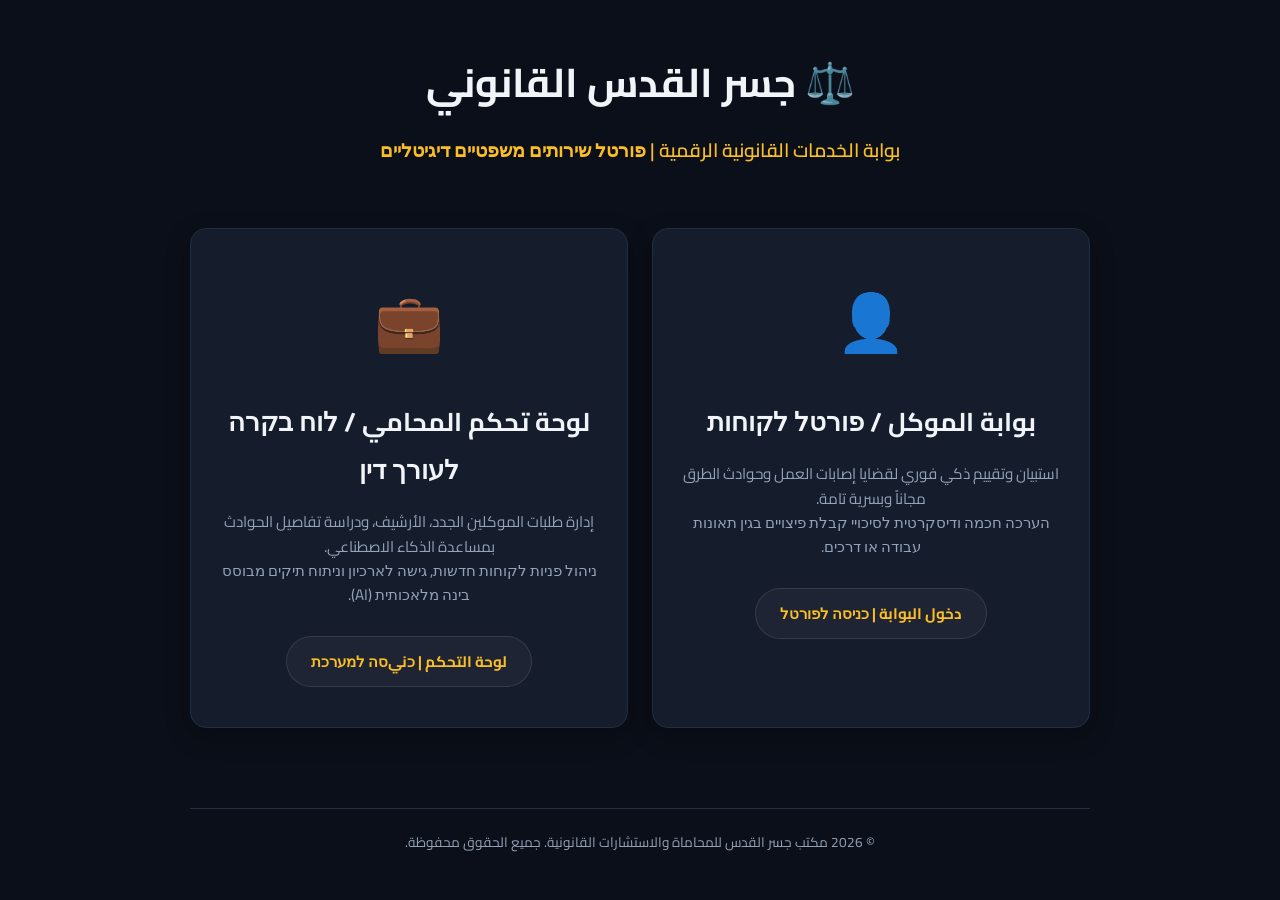
<file: index.html>
<!DOCTYPE html>
<html lang="ar" dir="rtl">
<head>
    <meta charset="UTF-8">
    <meta name="viewport" content="width=device-width, initial-scale=1.0">
    <title>جسر القدس القانوني - بوابة الخدمات | גשר אל-קודס - פורטל שירותים</title>
    <link rel="stylesheet" href="features/shared/styles/base.css">
    <style>
        body {
            background-color: var(--bg-dark);
            color: var(--text-primary);
            min-height: 100vh;
            display: flex;
            justify-content: center;
            align-items: center;
            font-family: 'Cairo', 'Outfit', sans-serif;
            margin: 0;
            padding: 20px;
        }
        .portal-container {
            max-width: 900px;
            width: 100%;
            text-align: center;
            display: flex;
            flex-direction: column;
            align-items: center;
            gap: 40px;
            animation: fadeIn 0.8s ease-out;
        }
        @keyframes fadeIn {
            from { opacity: 0; transform: translateY(20px); }
            to { opacity: 1; transform: translateY(0); }
        }
        .portal-header h1 {
            font-size: 2.5rem;
            color: var(--text-primary);
            font-weight: 700;
            margin-bottom: 12px;
        }
        .portal-header p {
            font-size: 1.2rem;
            color: var(--accent-gold);
            font-weight: 600;
        }
        .portal-cards {
            display: grid;
            grid-template-columns: repeat(auto-fit, minmax(320px, 1fr));
            gap: 24px;
            width: 100%;
            margin-top: 20px;
        }
        .portal-card {
            background: var(--card-bg);
            border: 1px solid var(--card-border);
            border-radius: 16px;
            padding: 40px 30px;
            text-decoration: none;
            color: var(--text-primary);
            transition: all 0.3s cubic-bezier(0.4, 0, 0.2, 1);
            display: flex;
            flex-direction: column;
            align-items: center;
            gap: 16px;
            box-shadow: var(--shadow-md);
            position: relative;
            overflow: hidden;
        }
        .portal-card::before {
            content: '';
            position: absolute;
            top: 0;
            left: 0;
            width: 100%;
            height: 4px;
            background: transparent;
            transition: background 0.3s;
        }
        .portal-card:hover {
            transform: translateY(-8px);
            border-color: var(--accent-gold);
            box-shadow: 0 12px 30px rgba(251, 191, 36, 0.15);
        }
        .portal-card:hover::before {
            background: var(--accent-gold);
        }
        .portal-icon {
            font-size: 3.5rem;
            margin-bottom: 8px;
        }
        .portal-card h2 {
            font-size: 1.6rem;
            font-weight: 700;
            color: var(--text-primary);
        }
        .portal-card p {
            font-size: 0.95rem;
            color: var(--text-secondary);
            line-height: 1.6;
            text-align: center;
        }
        .portal-btn {
            background: rgba(255, 255, 255, 0.04);
            border: 1px solid rgba(255, 255, 255, 0.1);
            color: var(--accent-gold);
            padding: 10px 24px;
            border-radius: 30px;
            font-weight: bold;
            font-size: 0.95rem;
            margin-top: 12px;
            transition: all 0.2s;
        }
        .portal-card:hover .portal-btn {
            background: var(--accent-gold);
            color: var(--bg-dark) !important;
            border-color: var(--accent-gold);
            box-shadow: 0 0 12px rgba(251, 191, 36, 0.4);
        }
        .portal-footer {
            margin-top: 40px;
            color: var(--text-secondary);
            font-size: 0.85rem;
            border-top: 1px solid var(--card-border);
            padding-top: 20px;
            width: 100%;
        }
    </style>
</head>
<body>

    <div class="portal-container">
        <div class="portal-header">
            <h1>⚖️ جسر القدس القانوني</h1>
            <p>بوابة الخدمات القانونية الرقمية | פורטל שירותים משפטיים דיגיטליים</p>
        </div>
        
        <div class="portal-cards">
            <!-- Client Card -->
            <a href="client_intake.html" class="portal-card">
                <div class="portal-icon">👤</div>
                <h2>بوابة الموكل / פורטל לקוחות</h2>
                <p>استبيان وتقييم ذكي فوري لقضايا إصابات العمل وحوادث الطرق مجاناً وبسرية تامة.<br>הערכה חכמה ודיסקרטית לסיכויי קבלת פיצויים בגין תאונות עבודה או דרכים.</p>
                <div class="portal-btn">دخول البوابة | כניסה לפורטל</div>
            </a>
            
            <!-- Lawyer Card -->
            <a href="lawyer_dashboard.html" class="portal-card">
                <div class="portal-icon">💼</div>
                <h2>لوحة تحكم المحامي / לוח בקרה לעורך דין</h2>
                <p>إدارة طلبات الموكلين الجدد، الأرشيف، ودراسة تفاصيل الحوادث بمساعدة الذكاء الاصطناعي.<br>ניהול פניות לקוחות חדשות, גישה לארכיון וניתוח תיקים מבוסס בינה מלאכותית (AI).</p>
                <div class="portal-btn">لوحة التحكم | כنيסה למערכת</div>
            </a>
        </div>
        
        <div class="portal-footer">
            © 2026 مكتب جسر القدس للمحاماة والاستشارات القانونية. جميع الحقوق محفوظة.
        </div>
    </div>

</body>
</html>
</file>
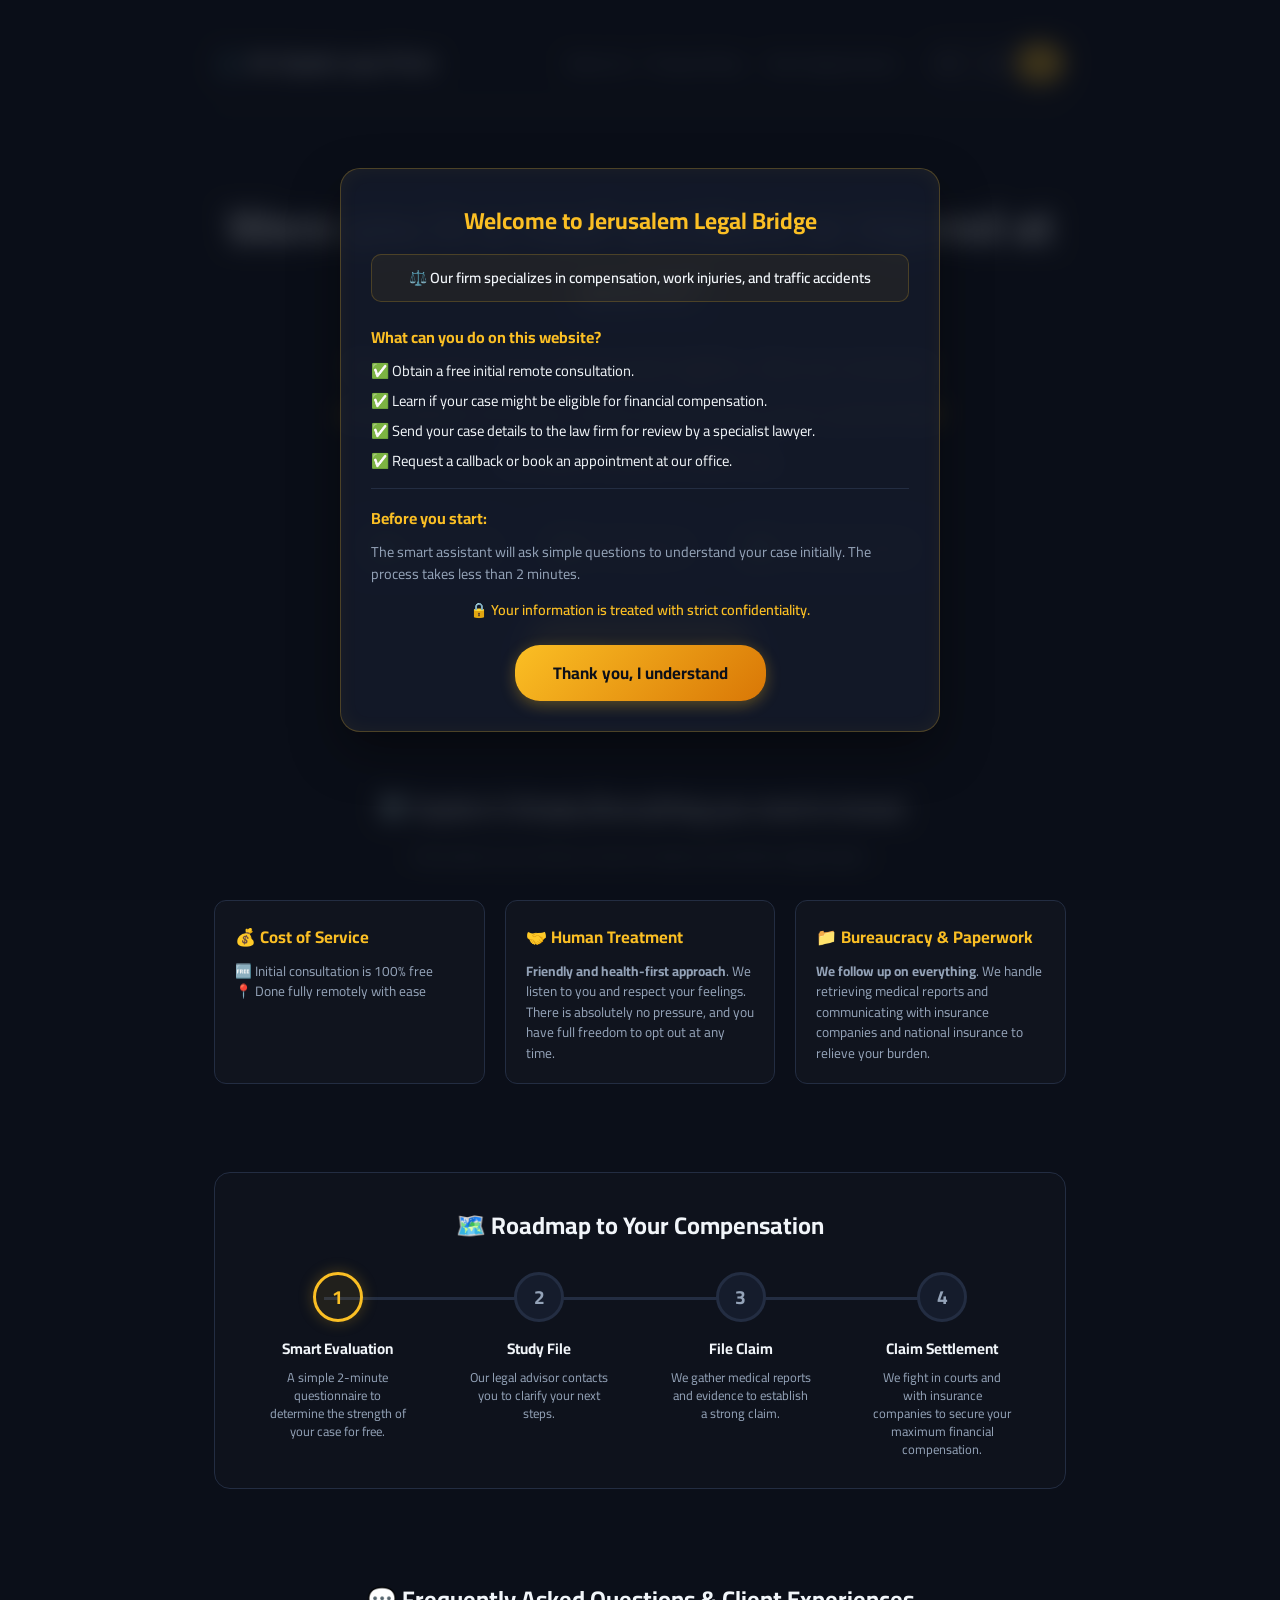
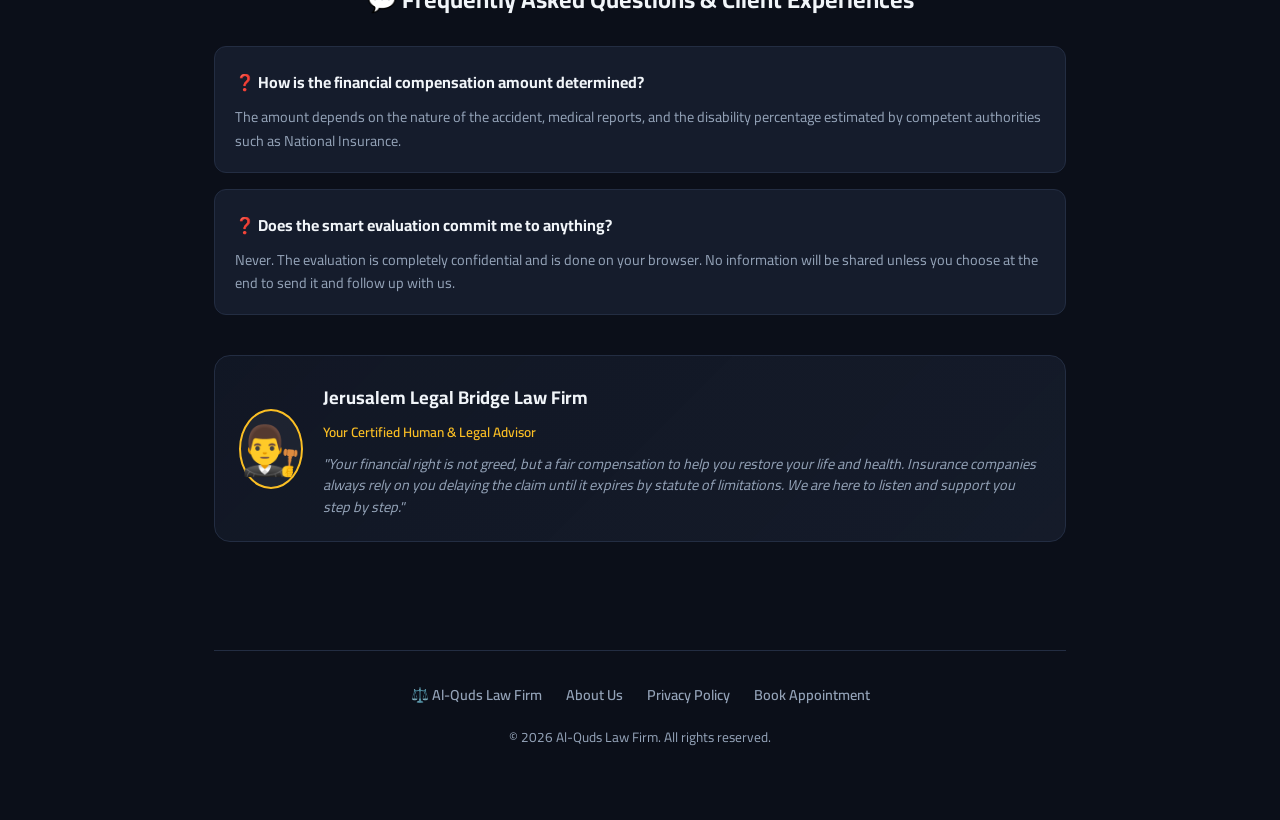
<file: client_intake.html>
<!DOCTYPE html>
<html lang="ar" dir="rtl">
<head>
    <meta charset="UTF-8">
    <meta name="viewport" content="width=device-width, initial-scale=1.0">
    <meta name="google" content="notranslate">
    <title>جسر القدس القانوني - استشارة أولية عن بعد</title>
    <link rel="stylesheet" href="features/shared/styles/base.css?v=1.0.9">
    <link rel="stylesheet" href="features/client-intake/css/client_intake.css?v=1.0.9">
    <link rel="stylesheet" href="features/shared/styles/appointment.css?v=1.0.9">
</head>
<body>

    <!-- Landing Page (Public Website) -->
    <div id="landingPage" class="landing-page">
        <!-- Top Navbar -->
        <nav class="navbar">
            <div class="logo" id="logoLink" style="cursor: pointer; font-weight: 700;">⚖️ جسر القدس القانوني</div>
            <div class="nav-links" style="display: flex; align-items: center; gap: 16px;">
                <a href="#" id="linkServices">من نحن</a>
                <a href="#" id="linkPrivacy">الخصوصية</a>
                <div class="lang-switcher-capsule" id="langSelectorLanding">
                    <button class="lang-btn" data-lang="ar">AR</button>
                    <button class="lang-btn" data-lang="he">עב</button>
                    <button class="lang-btn" data-lang="en">EN</button>
                </div>
            </div>
        </nav>

        <!-- Hero Section -->
        <header class="hero-section">
            <h1 class="hero-title" id="heroTitle" style="font-size: 3rem;">هل لديك تعويض بعد إصابة؟</h1>
            <p class="hero-subtitle" id="heroSubtitle" style="font-size: 1.8rem; color: var(--accent-gold); font-weight: 700;">اكتشف خلال دقيقة مجاناً</p>
            
            <div class="trust-badges" style="display: flex; flex-direction: row; justify-content: center; gap: 16px; margin-top: 15px; flex-wrap: wrap;">
                <span class="trust-badge" id="badge1" style="font-size: 1.1rem; padding: 10px 24px;">✅ بدون تكلفة</span>
                <span class="trust-badge" id="badge2" style="font-size: 1.1rem; padding: 10px 24px;">✅ بدون التزام</span>
                <span class="trust-badge" id="badge3" style="font-size: 1.1rem; padding: 10px 24px;">✅ خلال دقيقتين فقط</span>
            </div>

            <button class="btn-hero-cta" id="startBtn" style="font-size: 1.4rem; padding: 18px 48px; border-radius: 30px;">👉 ابدأ الآن</button>
        </header>

        <!-- Explain it Simply Section (اشرحها لي ببساطة) -->
        <section class="simple-explain-section">
            <div class="roadmap-title" id="explainTitle" style="margin-bottom: 10px;">🛡️ اشرحها لي ببساطة (كل ما تحتاج لمعرفته)</div>
            <p id="explainSub" style="text-align: center; color: var(--text-secondary); margin-bottom: 24px;">نجيب على مخاوفك الأساسية بوضوح تام ودون تعقيدات قانونية</p>
            <div class="simple-explain-container">
                <div class="simple-explain-card">
                    <h4 id="costTitle">💰 تكلفة الخدمة</h4>
                    <p id="costText">🆓 الاستشارة الأولية مجانية 100%<br>📍 تتم عن بُعد بسهولة تامة</p>
                </div>
                <div class="simple-explain-card">
                    <h4 id="humanTitle">🤝 المعاملة الإنسانية</h4>
                    <p id="humanText"><strong>ودودون ونهتم بصحتك أولاً</strong>. نحن نسمعك ونحترم مشاعرك. لا يوجد أي ضغط عليك، ولك كامل الحرية في التراجع في أي لحظة.</p>
                </div>
                <div class="simple-explain-card">
                    <h4 id="paperTitle">📁 البيروقراطية والأوراق</h4>
                    <p id="paperText"><strong>نحن نتابع كل شيء</strong>. نتولى عنك سحب التقارير الطبية والمراسلات مع شركات التأمين ومؤسسات التأمين الوطني لتخفيف الجهد عليك.</p>
                </div>
            </div>
        </section>

        <!-- Visual Timeline Roadmap -->
        <section class="roadmap-section">
            <div class="roadmap-title" id="roadmapSectionTitle">🗺️ خريطة الطريق لتعويضك</div>
            <div class="roadmap-timeline">
                <div class="roadmap-step active">
                    <div class="step-number">1</div>
                    <div class="step-label" id="step1Label">تقييم ذكي</div>
                    <div class="step-desc" id="step1Desc">استبيان بسيط يستغرق دقيقتين لتحديد قوة قضيتك مجاناً.</div>
                </div>
                <div class="roadmap-step">
                    <div class="step-number">2</div>
                    <div class="step-label" id="step2Label">دراسة ملفك</div>
                    <div class="step-desc" id="step2Desc">يقوم مستشارنا الطبي والقانوني بمراجعة التقارير خلال أسبوع.</div>
                </div>
                <div class="roadmap-step">
                    <div class="step-number">3</div>
                    <div class="step-label" id="step3Label">تقديم المطالبة</div>
                    <div class="step-desc" id="step3Desc">مراسلة الجهات المقصرة ومؤسسات التأمين لبدء التفاوض.</div>
                </div>
                <div class="roadmap-step">
                    <div class="step-number">4</div>
                    <div class="step-label" id="step4Label">استلام التعويض</div>
                    <div class="step-desc" id="step4Desc">معظم القضايا تنتهي بتسوية مرضية خلال 6 إلى 12 شهر.</div>
                </div>
            </div>
        </section>

        <!-- Trust FAQs & Reviews -->
        <section class="faq-section">
            <div class="roadmap-title" id="faqTitle">💬 الأسئلة الشائعة وتجارب الموكلين</div>
            <div class="faq-grid">
                <div class="faq-card">
                    <div class="faq-question" id="faq1Q">❓ كيف يتم تحديد قيمة التعويض المالي؟</div>
                    <div class="faq-answer" id="faq1A">تعتمد القيمة على طبيعة الحادث، التقارير الطبية، ونسبة العجز المقدرة من الجهات المختصة مثل التأمين الوطني.</div>
                </div>
                <div class="faq-card">
                    <div class="faq-question" id="faq2Q">❓ هل التقييم الذكي يلزمني بأي شيء؟</div>
                    <div class="faq-answer" id="faq2A">أبداً. التقييم سري تماماً ويتم على متصفحك. لن تتم مشاركة أي معلومة إلا إذا اخترت بنفسك في نهاية المطاف إرسالها ومتابعة العمل معنا.</div>
                </div>
            </div>

            <!-- Lawyer Bio / Human Safety card -->
            <div class="lawyer-bio-card">
                <div class="lawyer-avatar">👨‍⚖️</div>
                <div class="lawyer-info">
                    <h4 id="bioTitle">مكتب جسر القدس القانوني</h4>
                    <div class="title" id="bioSubtitle">مستشارك الإنساني والقانوني المعتمد</div>
                    <p class="lawyer-quote" id="bioQuote">"حقك المالي ليس طمعاً، بل هو تعويض عادل لمساعدتك على استعادة حياتك وصحتك. شركات التأمين تعتمد دائماً على تأجيلك للمطالبة حتى يسقط حقك بالتقادم. نحن هنا لنسمعك ونسانك خطوة بخطوة."</p>
                </div>
            </div>
        </section>

        <!-- Landing Page Footer -->
        <footer class="landing-footer">
            <div class="footer-links">
                <a href="#" id="footerLogo">⚖️ جسر القدس القانوني</a>
                <a href="#" id="footerServices">من نحن</a>
                <a href="#" id="footerPrivacy">الخصوصية</a>
            </div>
            <p style="color: var(--text-secondary); font-size: 0.85rem;" id="footerCopyright">© 2026 مكتب جسر القدس للمحاماة والاستشارات القانونية. جميع الحقوق محفوظة.</p>
        </footer>
    </div>

    <!-- Chat App Container (Hidden by default) -->
    <div id="chatApp" class="chat-app" style="display: none;">
        <div class="app-container">
            <!-- Header -->
            <header class="app-header">
                <button class="btn-back" id="backToHomeBtn">⬅️ رجوع</button>
                <div class="brand-title" id="chatBrandTitle">
                    ⚖️ جسر القدس
                </div>
                <div style="display: flex; align-items: center; gap: 8px;">
                    <span class="badge" id="chatBadge">استشارة أولية مجانية</span>
                </div>
            </header>

            <!-- Progress Bar Tracker -->
            <div style="padding: 0 24px;">
                <div class="progress-container">
                    <div class="progress-bar-fill" id="progressBarFill"></div>
                </div>
            </div>

            <!-- Chat Area -->
            <main class="chat-area" id="chatArea">
                <!-- Messages will be dynamically added here by client_intake.js -->
            </main>

            <!-- Footer / Input Actions Area -->
            <footer class="app-footer" id="appFooter">
                <!-- Dynamic choice buttons and inputs will appear here -->
            </footer>
        </div>
    </div>

    <!-- Services Modal -->
    <div class="modal-overlay" id="servicesModal">
        <div class="modal-content">
            <button class="close-btn" id="closeServicesBtn">&times;</button>
            <h2 style="color: var(--accent-gold); margin-bottom: 20px; font-size: 1.5rem;" id="servicesModalTitle">⚖️ خدمات مكتب القدس للمحاماة</h2>
            <div style="line-height: 1.6; font-size: 0.95rem; display: flex; flex-direction: column; gap: 12px; color: var(--text-primary);" id="servicesModalContent">
                <p>📍 **مكتب رسمي معتمد في مدينة القدس** يقدم خدمات الدفاع والمطالبة القانونية لشرائح المجتمع المقدسي:</p>
                <p>🔹 **حوادث السير والطرق:** تحصيل أقصى تعويضات مالية ممكنة للمصابين طبقاً لقانون التعويضات.</p>
                <p>🔹 **إصابات العمل بالمصانع والورش:** مراجعة القضايا أمام مؤسسة التأمين الوطني (بيطוח לאומי) وتثبيت نسب العجز الطبي.</p>
                <p>🔹 **الاستشارات الطبية-القانونية:** مراجعة التقارير الطبية للموكلين عبر أطباء المكتب المعتمدين لتجهيز ملف دعوى متكامل وقوي.</p>
            </div>
        </div>
    </div>

    <!-- Privacy Modal -->
    <div class="modal-overlay" id="privacyModal">
        <div class="modal-content">
            <button class="close-btn" id="closePrivacyBtn">&times;</button>
            <h2 style="color: var(--accent-gold); margin-bottom: 20px; font-size: 1.5rem;" id="privacyModalTitle">🔒 التزام السرية وحماية الخصوصية</h2>
            <div style="line-height: 1.6; font-size: 0.95rem; display: flex; flex-direction: column; gap: 12px; color: var(--text-primary);" id="privacyModalContent">
                <p>نحن في مكتب القدس نلتزم بأعلى درجات السرية المهنية لحماية حقوق موكلينا المصابين:</p>
                <p>🔐 **حفظ البيانات محلياً:** إجاباتك وتعليقاتك أثناء المحادثة تُخزن مؤقتاً وبشكل آمن على متصفحك وجهازك فقط.</p>
                <p>🛡️ **التحكم المطلق لك:** لن يتم إرسال أي معلومة أو ملف للمكتب بدون ضغطك الصريح على زر الموافقة في نهاية الدردشة.</p>
                <p>❌ **حق تدمير البيانات:** إذا اخترت عدم إرسال الطلب وإغلاق الشات، يتم مسح وتدمير كافة بيانات الجلسة فوراً دون الإبقاء على أي أثر لها.</p>
            </div>
        </div>
    </div>

    <!-- Shared Services -->
    <script src="features/shared/js/storage.js?v=1.0.0"></script>
    <script src="features/shared/js/translation.js?v=1.0.9"></script>
    <script src="features/shared/js/voice.js?v=1.0.9"></script>
    <script src="features/shared/js/ui-helper.js?v=1.0.9"></script>

    <!-- Main Application Scripts -->
    <script src="features/client-intake/client_lang.js?v=1.0.9"></script>
    <script src="features/shared/celebration/celebration.js?v=1.0.9"></script>
    <!-- Welcome Modal Isolated Component -->
    <script src="features/client-intake/WelcomeModal.js?v=1.0.9"></script>
    <script src="features/client-intake/client_app.js?v=1.0.9"></script>
    <!-- Appointment Booking Isolated Component -->
    <script src="features/client-intake/AppointmentModal.js?v=1.0.9"></script>
</body>
</html>
</file>
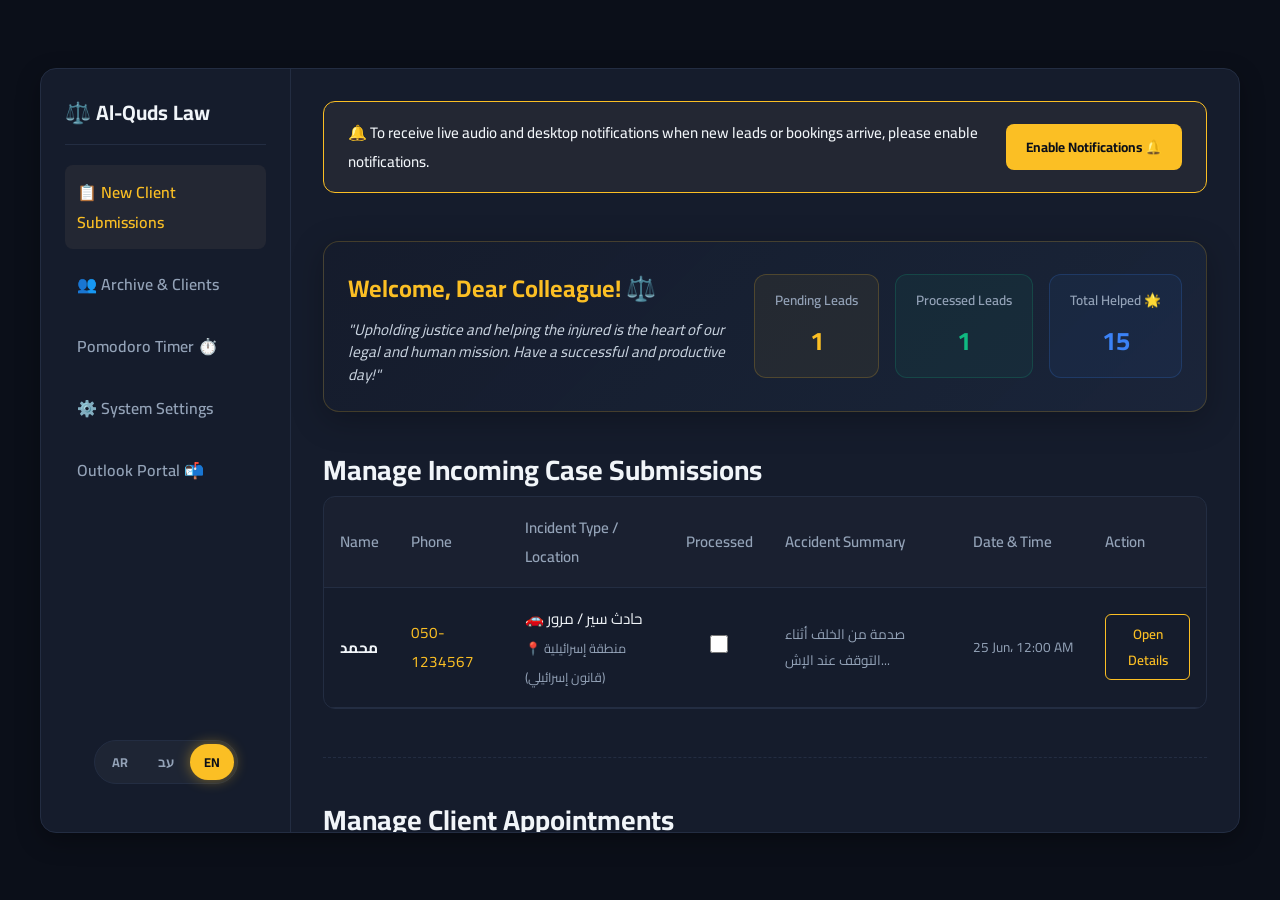
<file: lawyer_dashboard.html>
<!DOCTYPE html>
<html lang="ar" dir="rtl">

<head>
    <meta charset="UTF-8">
    <meta name="viewport" content="width=device-width, initial-scale=1.0">
    <meta name="google" content="notranslate">
    <title>لوحة التحكم - مكتب المحاماة بالقدس</title>
    <link rel="stylesheet" href="features/shared/styles/base.css?v=1.0.4">
    <link rel="stylesheet" href="features/lawyer-dashboard/css/lawyer_dashboard.css?v=1.0.4">
    <link rel="stylesheet" href="features/shared/styles/appointment.css?v=1.0.8">
</head>

<body>

    <div class="dashboard-layout">
        <!-- Sidebar Navigation -->
        <aside class="sidebar">
            <div class="sidebar-title">⚖️ جسر القدس</div>
            <nav class="sidebar-nav">
                <a href="#" class="nav-item active" id="btnLeads">📋 طلبات الموكلين الجدد</a>
                <a href="#" class="nav-item" id="btnArchive">👥 الأرشيف والعملاء</a>
                <a href="#" class="nav-item" id="btnSettings">⚙️ إعدادات النظام</a>
            </nav>
            <div style="padding: 24px; margin-top: auto; display: flex; justify-content: center;">
                <div class="lang-switcher-capsule" id="langSelectorDashboard">
                    <button class="lang-btn" data-lang="ar">AR</button>
                    <button class="lang-btn" data-lang="he">עב</button>
                    <button class="lang-btn" data-lang="en">EN</button>
                </div>
            </div>
        </aside>

        <!-- Main Content Area -->
        <main class="main-content">
            <!-- Warm Welcome & Achievement Stats Banner -->
            <div class="lawyer-welcome-banner" id="lawyerWelcomeBanner">
                <div class="greeting-container">
                    <h2 id="txtLawyerGreeting">أهلاً بك زميلنا العزيز! ⚖️</h2>
                    <p id="txtMotivationQuote">"نصرة المظلوم ومساعدة المصابين هي جوهر رسالتنا القانونية والإنسانية. يومك
                        سعيد وموفق!"</p>
                </div>
                <div class="lawyer-stats-container">
                    <div class="stat-card pending">
                        <span id="txtStatPending">طلبات معلقة</span>
                        <strong id="statCountPending">0</strong>
                    </div>
                    <div class="stat-card processed">
                        <span id="txtStatProcessed">تمت المعالجة</span>
                        <strong id="statCountProcessed">0</strong>
                    </div>
                    <div class="stat-card helped">
                        <span id="txtStatHelped">من ساعدتهم 🌟</span>
                        <strong id="statCountHelped">0</strong>
                    </div>
                </div>
            </div>

            <!-- 1. Leads Section -->
            <div id="leadsSection">
                <h1 class="dashboard-title">إدارة طلبات إصابات العمل الواردة</h1>
                <div class="table-container">
                    <table class="leads-table">
                        <thead>
                            <tr>
                                <th>الاسم</th>
                                <th>الهاتف</th>
                                <th>نوع الحادث</th>
                                <th>تمت المعالجة</th>
                                <th>ملخص الحادث</th>
                                <th>التاريخ والوقت</th>
                                <th>الإجراء</th>
                            </tr>
                        </thead>
                        <tbody id="leadsTableBody">
                            <!-- Rows will be dynamically loaded by lawyer_dashboard.js -->
                        </tbody>
                    </table>
                </div>
            </div>

            <!-- 2. Archive Section -->
            <div id="archiveSection" style="display: none;">
                <h1 class="dashboard-title">أرشيف العملاء المعالجة قضاياهم</h1>
                <div class="table-container">
                    <table class="leads-table">
                        <thead>
                            <tr>
                                <th>الاسم</th>
                                <th>الهاتف</th>
                                <th>نوع الحادث</th>
                                <th>حالة الأرشفة</th>
                                <th>ملخص الحادث</th>
                                <th>التاريخ والوقت</th>
                                <th>الإجراء</th>
                            </tr>
                        </thead>
                        <tbody id="archiveTableBody">
                            <!-- Rows will be dynamically loaded by lawyer_dashboard.js -->
                        </tbody>
                    </table>
                </div>
            </div>

            <!-- 3. Settings Section -->
            <div id="settingsSection" style="display: none;">
                <h1 class="dashboard-title">إعدادات نظام جسر القدس القانوني</h1>
                <div class="feature-card"
                    style="text-align: right; max-width: 600px; display: flex; flex-direction: column; gap: 20px; padding: 30px; background: var(--card-bg); border: 1px solid var(--card-border); border-radius: 16px;">
                    <h3>🛠️ تفريغ الأرشيف والبيانات المعالجة</h3>
                    <p style="color: var(--text-secondary); line-height: 1.6;">يمكنك مسح وتفريغ أرشيف الموكلين الذين تمت
                        معالجتهم بالفعل للتنظيف، مع الحفاظ على كافة الطلبات الجديدة المعلقة دون تعديل:</p>
                    <button class="btn-primary" onclick="resetDatabase()"
                        style="background-color: #ef4444; color: white; border: none; padding: 12px 24px; font-weight: bold; border-radius: 8px; cursor: pointer; transition: background 0.2s;">⚠️
                        تفريغ الأرشيف والعملاء المعالجة قضاياهم</button>
                </div>
            </div>
        </main>
    </div>

    <!-- Case Detail Modal -->
    <div class="modal-overlay" id="detailModal">
        <div class="modal-content">
            <button class="close-btn" id="closeModalBtn">&times;</button>
            <div class="modal-header-title">📋 تفاصيل طلب الموكل</div>
            <div id="modalDetailsBody">
                <!-- Case summary details will be injected here -->
            </div>
        </div>
    </div>

    <!-- Shared Services -->
    <script src="features/shared/js/storage.js?v=1.0.0"></script>
    <script src="features/shared/js/translation.js?v=1.0.1"></script>
    <script src="features/shared/js/ui-helper.js?v=1.0.0"></script>

    <!-- Main Application Scripts -->
    <script src="features/lawyer-dashboard/lawyer_lang.js?v=1.0.5"></script>
    <script src="features/shared/celebration/celebration.js?v=1.0.4"></script>
    <script src="features/lawyer-dashboard/lawyer_notifications.js?v=1.0.4"></script>
    <script src="features/lawyer-dashboard/lawyer_app.js?v=1.0.5"></script>
    <!-- Appointment Booking Dashboard Isolated Component -->
    <script src="features/lawyer-dashboard/AppointmentDashboard.js?v=1.0.8"></script>
    <!-- Microsoft Outlook Web Portal Dynamic Embedding Component -->
    <script src="features/lawyer-dashboard/OutlookPortal.js?v=1.0.1"></script>
    <!-- Pomodoro Productivity Timer Embedding Component -->
    <script src="features/lawyer-dashboard/PomodoroPortal.js?v=1.0.1"></script>
</body>

</html>
</file>
<file: features/shared/styles/base.css>
@import url('https://fonts.googleapis.com/css2?family=Cairo:wght@300;400;600;700&family=Outfit:wght@300;400;600;700&display=swap');

:root {
    --bg-dark: #0b0f19;
    --card-bg: #151c2c;
    --card-border: #232d42;
    --text-primary: #f1f5f9;
    --text-secondary: #94a3b8;
    --accent-gold: #fbbf24;
    --accent-hover: #f59e0b;
    --chat-user-bg: #2563eb;
    --chat-bot-bg: #1e293b;
    --shadow-sm: 0 2px 8px rgba(0, 0, 0, 0.15);
    --shadow-md: 0 8px 24px rgba(0, 0, 0, 0.3);
}

* {
    box-sizing: border-box;
    margin: 0;
    padding: 0;
    font-family: 'Cairo', 'Outfit', sans-serif;
}

body {
    background-color: var(--bg-dark);
    color: var(--text-primary);
    min-height: 100vh;
    display: flex;
    justify-content: center;
    align-items: center;
}


/* Modal Popup */
.modal-overlay {
    position: fixed;
    top: 0;
    left: 0;
    width: 100vw;
    height: 100vh;
    background-color: rgba(0, 0, 0, 0.7);
    display: flex;
    justify-content: center;
    align-items: center;
    z-index: 1000;
    opacity: 0;
    pointer-events: none;
    transition: opacity 0.3s ease;
}

.modal-overlay.active {
    opacity: 1;
    pointer-events: auto;
}

.modal-content {
    background-color: var(--card-bg);
    border: 1px solid var(--card-border);
    border-radius: 16px;
    width: 90%;
    max-width: 600px;
    max-height: 85vh;
    overflow-y: auto;
    padding: 32px;
    box-shadow: var(--shadow-md);
    position: relative;
    display: flex;
    flex-direction: column;
    gap: 20px;
}

.close-btn {
    position: absolute;
    top: 20px;
    left: 20px;
    background: transparent;
    border: none;
    color: var(--text-secondary);
    font-size: 1.5rem;
    cursor: pointer;
}

.close-btn:hover {
    color: var(--text-primary);
}

.modal-header-title {
    font-size: 1.5rem;
    font-weight: 700;
    border-bottom: 1px solid var(--card-border);
    padding-bottom: 12px;
}


/* Animations */
@keyframes fadeIn {
    from { opacity: 0; transform: translateY(8px); }
    to { opacity: 1; transform: translateY(0); }
}

/* ==========================================================================
   Landing Page (Public Website) Styles
   ========================================================================== */
.landing-page {
    width: 100%;
    max-width: 900px;
    margin: 0 auto;
    padding: 40px 24px;
    display: flex;
    flex-direction: column;
    gap: 48px;
    animation: fadeIn 0.4s ease-in-out;
}


/* Custom Scrollbars */
::-webkit-scrollbar {
    width: 6px;
    height: 6px;
}

::-webkit-scrollbar-track {
    background: transparent;
}

::-webkit-scrollbar-thumb {
    background: rgba(255, 255, 255, 0.12);
    border-radius: 4px;
}

::-webkit-scrollbar-thumb:hover {
    background: rgba(255, 255, 255, 0.25);
}

html, body {
    overflow-x: hidden;
}

/* Premium Language Switcher Capsules */
.lang-switcher-capsule {
    display: inline-flex;
    background: rgba(255, 255, 255, 0.04);
    border: 1px solid var(--card-border);
    border-radius: 30px;
    padding: 3px;
    gap: 2px;
}

.lang-btn {
    background: transparent;
    border: none;
    color: var(--text-secondary);
    padding: 6px 14px;
    border-radius: 20px;
    font-size: 0.8rem;
    font-weight: 700;
    cursor: pointer;
    transition: all 0.25s ease-in-out;
    font-family: inherit;
}

.lang-btn:hover {
    color: var(--text-primary);
    background: rgba(255, 255, 255, 0.05);
}

.lang-btn.active {
    background: var(--accent-gold);
    color: var(--bg-dark) !important;
    box-shadow: 0 0 14px rgba(251, 191, 36, 0.45);
}

/* Spinner Loader for AI Simulation */
.spinner {
    display: inline-block;
    width: 12px;
    height: 12px;
    border: 2px solid var(--bg-dark);
    border-radius: 50%;
    border-top-color: transparent;
    animation: spin 0.6s linear infinite;
}

@keyframes spin {
    to { transform: rotate(360deg); }
}

/* Success Celebration Toast & Confetti Canvas */
.success-celebration-toast {
    position: fixed;
    top: 50%;
    left: 50%;
    transform: translate(-50%, -50%) scale(0.9);
    background: rgba(15, 23, 42, 0.95);
    border: 1px solid var(--accent-gold);
    box-shadow: 0 10px 40px rgba(0, 0, 0, 0.65), 0 0 24px rgba(251, 191, 36, 0.25);
    border-radius: 16px;
    padding: 28px 48px;
    color: var(--text-primary);
    font-size: 1.5rem;
    font-weight: 700;
    z-index: 99999;
    display: flex;
    flex-direction: column;
    align-items: center;
    gap: 16px;
    opacity: 0;
    transition: all 0.35s cubic-bezier(0.34, 1.56, 0.64, 1);
    pointer-events: none;
    backdrop-filter: blur(12px);
    border-left: 5px solid var(--accent-gold);
}

.success-celebration-toast.show {
    opacity: 1;
    transform: translate(-50%, -50%) scale(1);
}

.celebration-canvas {
    position: fixed;
    top: 0;
    left: 0;
    width: 100vw;
    height: 100vh;
    z-index: 99998;
    pointer-events: none;
    background: rgba(13, 15, 23, 0.97);
}

@keyframes bounce {
    0% { transform: translateY(0); }
    100% { transform: translateY(-10px); }
}

.leads-count-badge {
    background-color: #ef4444;
    color: white !important;
    font-size: 0.75rem;
    font-weight: 700;
    padding: 2px 8px;
    border-radius: 20px;
    margin-right: 8px;
    margin-left: 8px;
    display: inline-block;
    min-width: 18px;
    text-align: center;
    box-shadow: 0 0 10px rgba(239, 68, 68, 0.65);
    border: 1px solid rgba(255, 255, 255, 0.1);
}

/* Interactive Details card for extra services in About Us */
.services-expandable-card {
    border: 2px dashed rgba(251, 191, 36, 0.4);
    border-radius: 12px;
    margin-top: 16px;
    background: rgba(251, 191, 36, 0.03);
    transition: all 0.3s ease;
    overflow: hidden;
}

.services-expandable-card:hover {
    border-color: var(--accent-gold);
    background: rgba(251, 191, 36, 0.06);
    box-shadow: 0 4px 15px rgba(251, 191, 36, 0.1);
}

.services-expandable-card summary {
    padding: 16px;
    font-weight: 700;
    color: var(--accent-gold);
    cursor: pointer;
    list-style: none;
    display: flex;
    justify-content: space-between;
    align-items: center;
    user-select: none;
    outline: none;
}

.services-expandable-card summary::-webkit-details-marker {
    display: none;
}

.services-expandable-card summary::after {
    content: "▾";
    font-size: 1.25rem;
    transition: transform 0.3s ease;
}

.services-expandable-card[open] summary::after {
    transform: rotate(180deg);
}

.services-expandable-grid {
    padding: 0 16px 16px 16px;
    display: grid;
    grid-template-columns: repeat(auto-fill, minmax(130px, 1fr));
    gap: 12px;
    animation: slideDown 0.3s ease-out;
}

.grid-service-item {
    background: rgba(255, 255, 255, 0.02);
    border: 1px solid var(--card-border);
    border-radius: 8px;
    padding: 12px;
    text-align: center;
    font-size: 0.85rem;
    font-weight: 600;
    color: var(--text-primary);
    transition: all 0.2s ease;
}

.grid-service-item:hover {
    background: rgba(251, 191, 36, 0.05);
    border-color: rgba(251, 191, 36, 0.3);
    transform: translateY(-2px);
}

.grid-service-item span {
    font-size: 1.5rem;
    display: block;
    margin-bottom: 6px;
}

@keyframes slideDown {
    from {
        opacity: 0;
        transform: translateY(-10px);
    }
    to {
        opacity: 1;
        transform: translateY(0);
    }
}
</file>
<file: features/client-intake/css/client_intake.css>
/* Container & Cards */
.app-container {
    width: 100%;
    max-width: 600px;
    height: 90vh;
    display: flex;
    flex-direction: column;
    background-color: var(--card-bg);
    border: 1px solid var(--card-border);
    border-radius: 16px;
    box-shadow: var(--shadow-md);
    overflow: hidden;
}

/* Header */
.app-header {
    background-color: var(--card-bg);
    border-bottom: 1px solid var(--card-border);
    padding: 16px 24px;
    display: flex;
    align-items: center;
    justify-content: space-between;
}

.brand-title {
    font-size: 1.25rem;
    font-weight: 700;
    color: var(--text-primary);
    display: flex;
    align-items: center;
    gap: 8px;
}

.brand-subtitle {
    font-size: 0.8rem;
    color: var(--accent-gold);
    font-weight: 600;
}

.badge {
    background-color: rgba(197, 168, 128, 0.15);
    color: var(--accent-gold);
    padding: 4px 10px;
    border-radius: 12px;
    font-size: 0.75rem;
    font-weight: 600;
    border: 1px solid rgba(197, 168, 128, 0.3);
}

/* Chat Area */
.chat-area {
    flex: 1;
    padding: 24px;
    overflow-y: auto;
    display: flex;
    flex-direction: column;
    gap: 16px;
}

/* Message Bubbles */
.message {
    max-width: 80%;
    display: flex;
    flex-direction: column;
    gap: 6px;
    animation: fadeIn 0.3s ease-in-out;
}

.message.bot {
    align-self: flex-start;
}

.message.user {
    align-self: flex-end;
}

.msg-bubble {
    padding: 12px 16px;
    border-radius: 12px;
    font-size: 0.95rem;
    line-height: 1.6;
}

.bot .msg-bubble {
    background-color: var(--chat-bot-bg);
    border: 1px solid var(--card-border);
    color: var(--text-primary);
    border-top-right-radius: 2px;
}

.user .msg-bubble {
    background-color: var(--chat-user-bg);
    color: var(--text-primary);
    border-top-left-radius: 2px;
}

.msg-time {
    font-size: 0.7rem;
    color: var(--text-secondary);
    align-self: flex-end;
}

/* Choice Buttons */
.choices-container {
    display: flex;
    flex-wrap: wrap;
    gap: 10px;
    margin-top: 8px;
}

.btn-choice {
    background-color: rgba(255, 255, 255, 0.03);
    border: 1px solid var(--card-border);
    color: var(--text-primary);
    padding: 10px 18px;
    border-radius: 8px;
    cursor: pointer;
    font-size: 0.9rem;
    font-weight: 600;
    transition: all 0.2s ease;
}

.btn-choice:hover {
    border-color: var(--accent-gold);
    background-color: rgba(197, 168, 128, 0.05);
}

.btn-choice.active {
    background-color: var(--accent-gold);
    color: #000000;
    border-color: var(--accent-gold);
}

/* Summary Box */
.summary-box {
    background-color: rgba(255, 255, 255, 0.02);
    border: 1px dashed var(--accent-gold);
    border-radius: 12px;
    padding: 16px;
    margin-top: 10px;
    display: flex;
    flex-direction: column;
    gap: 10px;
}

.summary-title {
    font-weight: 700;
    color: var(--accent-gold);
    font-size: 1rem;
    border-bottom: 1px solid rgba(197, 168, 128, 0.2);
    padding-bottom: 8px;
}

.summary-item {
    font-size: 0.9rem;
    color: var(--text-primary);
    display: flex;
    gap: 8px;
}

.summary-item strong {
    color: var(--text-secondary);
}

/* Form Container inside Chat */
.intake-form {
    display: flex;
    flex-direction: column;
    gap: 12px;
    margin-top: 8px;
    width: 100%;
}

.form-group {
    display: flex;
    flex-direction: column;
    gap: 6px;
}

.form-group label {
    font-size: 0.85rem;
    color: var(--text-secondary);
}

.form-control {
    background-color: rgba(255, 255, 255, 0.03);
    border: 1px solid var(--card-border);
    color: var(--text-primary);
    padding: 12px;
    border-radius: 8px;
    font-size: 0.95rem;
}

.form-control:focus {
    outline: none;
    border-color: var(--accent-gold);
}

/* Footer / Input Area */
.app-footer {
    padding: 16px 24px;
    border-top: 1px solid var(--card-border);
    display: flex;
    flex-direction: column;
    gap: 10px;
    background-color: var(--card-bg);
}

.action-row {
    display: flex;
    gap: 10px;
    justify-content: flex-end;
}

.btn-primary {
    background-color: var(--accent-gold);
    color: #000000;
    border: none;
    padding: 12px 24px;
    border-radius: 8px;
    font-weight: 700;
    cursor: pointer;
    transition: background-color 0.2s;
}

.btn-primary:hover {
    background-color: var(--accent-hover);
}

.btn-secondary {
    background-color: transparent;
    border: 1px solid var(--card-border);
    color: var(--text-secondary);
    padding: 12px 24px;
    border-radius: 8px;
    font-weight: 700;
    cursor: pointer;
    transition: all 0.2s;
}

.btn-secondary:hover {
    border-color: var(--accent-gold);
    color: var(--text-primary);
}

/* File Upload Button */
.upload-btn-wrapper {
    position: relative;
    overflow: hidden;
    display: inline-block;
}

.btn-upload {
    border: 1px dashed var(--card-border);
    color: var(--text-secondary);
    background-color: rgba(255, 255, 255, 0.01);
    padding: 10px;
    border-radius: 8px;
    font-size: 0.85rem;
    font-weight: bold;
    cursor: pointer;
    display: flex;
    align-items: center;
    gap: 6px;
    justify-content: center;
}

.upload-btn-wrapper input[type=file] {
    font-size: 100px;
    position: absolute;
    left: 0;
    top: 0;
    opacity: 0;
}


/* Navbar */
.navbar {
    display: flex;
    justify-content: space-between;
    align-items: center;
    border-bottom: 1px solid var(--card-border);
    padding-bottom: 20px;
}

.navbar .logo {
    font-size: 1.5rem;
    font-weight: 700;
    color: var(--text-primary);
    white-space: nowrap;
}

.navbar .nav-links {
    display: flex;
    gap: 24px;
}

.navbar .nav-links a {
    color: var(--text-secondary);
    text-decoration: none;
    font-weight: 600;
    transition: color 0.2s;
}

.navbar .nav-links a:hover {
    color: var(--accent-gold);
}

/* Hero Section */
.hero-section {
    text-align: center;
    display: flex;
    flex-direction: column;
    align-items: center;
    gap: 24px;
    padding: 40px 0;
}

.hero-title {
    font-size: 2.5rem;
    font-weight: 700;
    color: var(--text-primary);
    line-height: 1.3;
}

.hero-subtitle {
    font-size: 1.2rem;
    color: var(--text-secondary);
    max-width: 650px;
    line-height: 1.6;
}

.trust-badges {
    display: flex;
    flex-wrap: wrap;
    justify-content: center;
    gap: 16px;
    margin-top: 10px;
}

.trust-badge {
    background-color: rgba(197, 168, 128, 0.08);
    border: 1px solid rgba(197, 168, 128, 0.25);
    color: var(--accent-gold);
    padding: 8px 16px;
    border-radius: 20px;
    font-size: 0.9rem;
    font-weight: 600;
}

.btn-hero-cta {
    background-color: var(--accent-gold);
    color: #0a0d14;
    border: none;
    padding: 16px 36px;
    font-size: 1.2rem;
    font-weight: 700;
    border-radius: 30px;
    cursor: pointer;
    margin-top: 20px;
    box-shadow: 0 4px 15px rgba(197, 168, 128, 0.3);
    transition: all 0.3s ease;
}

.btn-hero-cta:hover {
    background-color: var(--accent-hover);
    transform: translateY(-2px);
    box-shadow: 0 6px 20px rgba(197, 168, 128, 0.4);
}

.btn-hero-cta:active {
    transform: translateY(0);
}

/* Features Grid */
.features-grid {
    display: grid;
    grid-template-columns: repeat(auto-fit, minmax(260px, 1fr));
    gap: 24px;
}

.feature-card {
    background-color: var(--card-bg);
    border: 1px solid var(--card-border);
    padding: 30px;
    border-radius: 16px;
    text-align: center;
    display: flex;
    flex-direction: column;
    gap: 12px;
    transition: transform 0.3s, border-color 0.3s;
}

.feature-card:hover {
    transform: translateY(-5px);
    border-color: rgba(197, 168, 128, 0.3);
}

.feature-icon {
    font-size: 2.5rem;
    margin-bottom: 8px;
}

.feature-card h3 {
    font-size: 1.25rem;
    font-weight: 700;
    color: var(--text-primary);
}

.feature-card p {
    font-size: 0.95rem;
    color: var(--text-secondary);
    line-height: 1.6;
}

/* Chat App Container Toggle */
.chat-app {
    width: 100%;
    height: 100vh;
    display: flex;
    justify-content: center;
    align-items: center;
    padding: 20px;
    animation: fadeIn 0.3s ease-in-out;
}

.btn-back {
    background: transparent;
    border: 1px solid var(--card-border);
    color: var(--text-secondary);
    padding: 6px 12px;
    border-radius: 8px;
    cursor: pointer;
    font-weight: 600;
    transition: all 0.2s;
}

.btn-back:hover {
    border-color: var(--accent-gold);
    color: var(--accent-gold);
}

/* ==========================================================================
   New Premium UX Upgrades & Barriers Fixes
   ========================================================================== */

/* Progress Bar Container */
.progress-container {
    width: 100%;
    background-color: rgba(255, 255, 255, 0.05);
    border-radius: 10px;
    height: 8px;
    margin: 10px 0 20px 0;
    overflow: hidden;
    border: 1px solid var(--card-border);
}

.progress-bar-fill {
    height: 100%;
    width: 0%;
    background: linear-gradient(90deg, var(--accent-gold) 0%, var(--accent-hover) 100%);
    border-radius: 10px;
    transition: width 0.3s ease-in-out;
}

/* Visual Timeline Roadmap */
.roadmap-section {
    width: 100%;
    margin-top: 40px;
    background: rgba(255, 255, 255, 0.01);
    border: 1px solid var(--card-border);
    border-radius: 16px;
    padding: 30px;
}

.roadmap-title {
    text-align: center;
    color: var(--text-primary);
    margin-bottom: 24px;
    font-size: 1.5rem;
    font-weight: 700;
}

.roadmap-timeline {
    display: flex;
    justify-content: space-between;
    align-items: flex-start;
    position: relative;
    gap: 16px;
    margin-top: 20px;
}

/* Line connecting steps */
.roadmap-timeline::before {
    content: '';
    position: absolute;
    top: 25px;
    left: 10%;
    right: 10%;
    height: 3px;
    background-color: var(--card-border);
    z-index: 1;
}

.roadmap-step {
    flex: 1;
    display: flex;
    flex-direction: column;
    align-items: center;
    text-align: center;
    position: relative;
    z-index: 2;
}

.step-number {
    width: 50px;
    height: 50px;
    border-radius: 50%;
    background-color: var(--card-bg);
    border: 3px solid var(--card-border);
    color: var(--text-secondary);
    display: flex;
    align-items: center;
    justify-content: center;
    font-weight: 700;
    font-size: 1.2rem;
    margin-bottom: 12px;
    transition: all 0.3s ease;
}

.roadmap-step.active .step-number {
    border-color: var(--accent-gold);
    color: var(--accent-gold);
    background-color: rgba(253, 191, 36, 0.08);
    box-shadow: 0 0 15px rgba(251, 191, 36, 0.25);
}

.step-label {
    font-size: 0.95rem;
    font-weight: 700;
    color: var(--text-primary);
    margin-bottom: 6px;
}

.step-desc {
    font-size: 0.8rem;
    color: var(--text-secondary);
    line-height: 1.4;
    max-width: 140px;
}

/* "Explain it Simply" Section (اشرحها لي ببساطة) */
.simple-explain-container {
    display: grid;
    grid-template-columns: repeat(auto-fit, minmax(200px, 1fr));
    gap: 20px;
    margin-top: 30px;
}

.simple-explain-card {
    background: rgba(255, 255, 255, 0.02);
    border: 1px solid var(--card-border);
    border-radius: 12px;
    padding: 20px;
    display: flex;
    flex-direction: column;
    gap: 8px;
    transition: all 0.2s ease;
}

.simple-explain-card:hover {
    border-color: var(--accent-gold);
    background: rgba(197, 168, 128, 0.03);
}

.simple-explain-card h4 {
    font-size: 1.05rem;
    font-weight: 700;
    color: var(--accent-gold);
    display: flex;
    align-items: center;
    gap: 8px;
}

.simple-explain-card p {
    font-size: 0.85rem;
    color: var(--text-secondary);
    line-height: 1.5;
}

/* FAQ and Trust Reviews Section */
.faq-section {
    margin-top: 40px;
}

.faq-grid {
    display: grid;
    grid-template-columns: 1fr;
    gap: 16px;
    margin-top: 20px;
}

.faq-card {
    background-color: var(--card-bg);
    border: 1px solid var(--card-border);
    border-radius: 12px;
    padding: 20px;
}

.faq-question {
    font-weight: 700;
    color: var(--text-primary);
    margin-bottom: 8px;
    font-size: 1rem;
}

.faq-answer {
    color: var(--text-secondary);
    font-size: 0.9rem;
    line-height: 1.6;
}

/* Testimonials / Lawyer Bio card */
.lawyer-bio-card {
    display: flex;
    align-items: center;
    gap: 20px;
    background: linear-gradient(135deg, rgba(21, 28, 44, 0.6) 0%, rgba(35, 45, 66, 0.4) 100%);
    border: 1px solid var(--card-border);
    border-radius: 16px;
    padding: 24px;
    margin-top: 40px;
}

.lawyer-avatar {
    font-size: 3rem;
    background: rgba(255, 255, 255, 0.05);
    width: 80px;
    height: 80px;
    border-radius: 50%;
    display: flex;
    align-items: center;
    justify-content: center;
    border: 2px solid var(--accent-gold);
}

.lawyer-info h4 {
    font-size: 1.15rem;
    font-weight: 700;
    color: var(--text-primary);
    margin-bottom: 4px;
}

.lawyer-info .title {
    font-size: 0.85rem;
    color: var(--accent-gold);
    margin-bottom: 8px;
    font-weight: 600;
}

.lawyer-quote {
    font-size: 0.9rem;
    color: var(--text-secondary);
    line-height: 1.5;
    font-style: italic;
}

/* Landing Footer */
.landing-footer {
    text-align: center;
    padding: 30px 24px;
    border-top: 1px solid var(--card-border);
    margin-top: 60px;
    color: var(--text-secondary);
    font-size: 0.9rem;
    display: flex;
    flex-direction: column;
    gap: 16px;
    width: 100%;
}

.footer-links {
    display: flex;
    justify-content: center;
    gap: 24px;
}

.footer-links a {
    color: var(--text-secondary);
    text-decoration: none;
    font-weight: 600;
    transition: color 0.2s;
}

.footer-links a:hover {
    color: var(--accent-gold);
}

/* Interactive Calculator style in Results */
.calculator-box {
    background: rgba(197, 168, 128, 0.03);
    border: 1px dashed var(--accent-gold);
    border-radius: 12px;
    padding: 16px;
    margin-top: 15px;
    display: flex;
    flex-direction: column;
    gap: 10px;
}

.calc-row {
    display: flex;
    justify-content: space-between;
    font-size: 0.9rem;
    border-bottom: 1px solid rgba(255,255,255,0.05);
    padding-bottom: 6px;
}

.calc-row:last-child {
    border-bottom: none;
    padding-bottom: 0;
    font-weight: bold;
}

/* Prevent Chrome/Safari autofill from overriding background and text colors to white */
input:-webkit-autofill,
input:-webkit-autofill:hover, 
input:-webkit-autofill:focus,
input:-webkit-autofill:active,
textarea:-webkit-autofill,
textarea:-webkit-autofill:hover,
textarea:-webkit-autofill:focus,
select:-webkit-autofill,
select:-webkit-autofill:hover,
select:-webkit-autofill:focus {
    -webkit-text-fill-color: #ffffff !important;
    -webkit-box-shadow: 0 0 0 1000px #0a0d14 inset !important;
    transition: background-color 5000s ease-in-out 0s;
    border: 1px solid var(--card-border, rgba(255, 255, 255, 0.08)) !important;
}
</file>
<file: features/shared/styles/appointment.css>
/* 📅 Style System for Isolated Appointment Booking Feature */

/* Modal Backdrop overlay */
.appointment-modal-overlay {
    position: fixed;
    top: 0;
    left: 0;
    width: 100%;
    height: 100%;
    background: rgba(10, 12, 16, 0.85);
    backdrop-filter: blur(8px);
    -webkit-backdrop-filter: blur(8px);
    display: flex;
    justify-content: center;
    align-items: center;
    z-index: 2000;
    opacity: 0;
    visibility: hidden;
    transition: opacity 0.3s ease, visibility 0.3s ease;
}

.appointment-modal-overlay.active {
    opacity: 1;
    visibility: visible;
}

/* Modal Content Container */
.appointment-modal-content {
    background: #141722;
    border: 1px solid var(--card-border, rgba(255, 255, 255, 0.08));
    border-top: 3px solid var(--accent-gold, #c5a880);
    border-radius: 16px;
    width: 90%;
    max-width: 520px;
    padding: 28px;
    box-shadow: 0 20px 40px rgba(0, 0, 0, 0.6);
    position: relative;
    transform: translateY(30px) scale(0.95);
    transition: transform 0.3s cubic-bezier(0.16, 1, 0.3, 1);
    direction: inherit;
    text-align: right;
    max-height: 90vh;
    overflow-y: auto;
}

.appointment-modal-overlay.active .appointment-modal-content {
    transform: translateY(0) scale(1);
}

/* Close Button (top-right/left based on direction) */
.appointment-close-btn {
    position: absolute;
    top: 20px;
    background: none;
    border: none;
    color: var(--text-secondary, #8e9297);
    font-size: 1.8rem;
    cursor: pointer;
    line-height: 1;
    padding: 4px;
    transition: color 0.2s;
}

[dir="rtl"] .appointment-close-btn {
    left: 20px;
}
[dir="ltr"] .appointment-close-btn {
    right: 20px;
}

.appointment-close-btn:hover {
    color: var(--accent-gold, #c5a880);
}

/* Form Controls & Labels */
.appointment-form-group {
    margin-bottom: 20px;
    display: flex;
    flex-direction: column;
    gap: 8px;
}

.appointment-label {
    font-weight: 600;
    font-size: 0.9rem;
    color: var(--text-secondary, #8e9297);
}

.appointment-input, 
.appointment-textarea {
    background: rgba(255, 255, 255, 0.03);
    border: 1px solid var(--card-border, rgba(255, 255, 255, 0.08));
    border-radius: 8px;
    padding: 12px;
    color: var(--text-primary, #ffffff);
    font-family: inherit;
    font-size: 0.95rem;
    outline: none;
    transition: border-color 0.2s, box-shadow 0.2s;
    width: 100%;
    box-sizing: border-box;
}

.appointment-input:focus, 
.appointment-textarea:focus {
    border-color: var(--accent-gold, #c5a880);
    box-shadow: 0 0 0 3px rgba(197, 168, 128, 0.15);
}

/* Prevent browser autofill from breaking the dark/gold theme colors */
.appointment-input:-webkit-autofill,
.appointment-input:-webkit-autofill:hover, 
.appointment-input:-webkit-autofill:focus,
.appointment-input:-webkit-autofill:active {
    -webkit-text-fill-color: #ffffff !important;
    -webkit-box-shadow: 0 0 0 1000px #181b25 inset !important;
    transition: background-color 5000s ease-in-out 0s;
    border: 1px solid var(--card-border, rgba(255, 255, 255, 0.08)) !important;
}

/* Custom premium styling for Select Dropdown */
select.appointment-input {
    background-color: rgba(255, 255, 255, 0.03);
    color: var(--text-primary, #ffffff);
    border: 1px solid var(--card-border, rgba(255, 255, 255, 0.08));
    cursor: pointer;
    appearance: none;
    -webkit-appearance: none;
    -moz-appearance: none;
    background-image: url("data:image/svg+xml;charset=UTF-8,%3Csvg xmlns='http://www.w3.org/2000/svg' width='24' height='24' viewBox='0 0 24 24' fill='none' stroke='%23c5a880' stroke-width='2' stroke-linecap='round' stroke-linejoin='round'%3E%3Cpolyline points='6 9 12 15 18 9'%3E%3C/polyline%3E%3C/svg%3E");
    background-repeat: no-repeat;
    background-size: 16px;
}

[dir="rtl"] select.appointment-input {
    background-position: left 14px center;
    padding-left: 40px;
    padding-right: 12px;
}

[dir="ltr"] select.appointment-input {
    background-position: right 14px center;
    padding-right: 40px;
    padding-left: 12px;
}

select.appointment-input {
    direction: rtl !important;
    text-align: right !important;
}

select.appointment-input option {
    background-color: #141722;
    color: #ffffff;
    padding: 12px;
    direction: rtl !important;
    text-align: right !important;
}

[dir="ltr"] select.appointment-input,
[dir="ltr"] select.appointment-input option {
    direction: ltr !important;
    text-align: left !important;
}

/* Custom styling for calendar input icon - hide the native one to use our gold SVG */
.appointment-input::-webkit-calendar-picker-indicator {
    display: none !important;
    -webkit-appearance: none !important;
}

/* Filled input glow styling */
.appointment-input.filled,
.appointment-textarea.filled {
    border-color: var(--accent-gold, #c5a880) !important;
    box-shadow: 0 0 8px rgba(197, 168, 128, 0.25) !important;
    background-color: rgba(197, 168, 128, 0.04) !important;
}


/* Time slots selection grid */
.time-slots-grid {
    display: grid;
    grid-template-columns: repeat(auto-fill, minmax(100px, 1fr));
    gap: 10px;
    margin-top: 5px;
}

.time-slot-btn {
    background: rgba(255, 255, 255, 0.03);
    border: 1px solid var(--card-border, rgba(255, 255, 255, 0.08));
    border-radius: 8px;
    padding: 10px 6px;
    color: var(--text-primary, #ffffff);
    font-size: 0.85rem;
    font-weight: 500;
    cursor: pointer;
    transition: all 0.2s;
    text-align: center;
}

.time-slot-btn:hover {
    border-color: var(--accent-gold, #c5a880);
    background: rgba(197, 168, 128, 0.08);
}

.time-slot-btn.active {
    background: var(--accent-gold, #c5a880);
    color: #141722 !important;
    font-weight: bold;
    border-color: var(--accent-gold, #c5a880);
    box-shadow: 0 4px 10px rgba(197, 168, 128, 0.3);
}

.time-slot-btn.disabled {
    opacity: 0.3;
    cursor: not-allowed;
    pointer-events: none;
}

/* Submit & Reset Button styles */
.appointment-btn-submit {
    background: var(--accent-gold, #c5a880);
    color: #141722 !important;
    font-weight: bold;
    border: none;
    border-radius: 30px;
    padding: 14px 28px;
    font-size: 1rem;
    cursor: pointer;
    transition: all 0.2s;
    width: 100%;
    margin-top: 10px;
    box-shadow: 0 4px 15px rgba(197, 168, 128, 0.2);
}

.appointment-btn-submit:hover {
    transform: translateY(-2px);
    box-shadow: 0 6px 20px rgba(197, 168, 128, 0.3);
}

.appointment-btn-submit:active {
    transform: translateY(0);
}

/* Sidebar counter badge for lawyer dashboard */
.appointments-count-badge {
    background-color: var(--accent-gold, #c5a880);
    color: #141722;
    font-size: 0.75rem;
    font-weight: bold;
    border-radius: 10px;
    padding: 2px 7px;
    margin-right: 8px;
    margin-left: 8px;
    display: inline-block;
    vertical-align: middle;
}
</file>
<file: features/lawyer-dashboard/css/lawyer_dashboard.css>
/* LAWYER DASHBOARD STYLES */
.dashboard-layout {
    width: 95vw;
    max-width: 1200px;
    height: 85vh;
    display: flex;
    background-color: var(--card-bg);
    border: 1px solid var(--card-border);
    border-radius: 16px;
    box-shadow: var(--shadow-md);
    overflow: hidden;
}

.sidebar {
    width: 250px;
    padding: 24px;
    display: flex;
    flex-direction: column;
    gap: 20px;
}

[dir="rtl"] .sidebar {
    border-left: 1px solid var(--card-border);
    border-right: none;
}

[dir="ltr"] .sidebar {
    border-right: 1px solid var(--card-border);
    border-left: none;
}

.sidebar-title {
    font-size: 1.3rem;
    font-weight: 700;
    color: var(--text-primary);
    border-bottom: 1px solid var(--card-border);
    padding-bottom: 12px;
}

.sidebar-nav {
    display: flex;
    flex-direction: column;
    gap: 8px;
}

.nav-item {
    padding: 12px;
    border-radius: 8px;
    color: var(--text-secondary);
    text-decoration: none;
    font-weight: 600;
    transition: all 0.2s;
    cursor: pointer;
}

.nav-item.active, .nav-item:hover {
    background-color: rgba(197, 168, 128, 0.08);
    color: var(--accent-gold);
}

.main-content {
    flex: 1;
    padding: 32px;
    overflow-y: auto;
    display: flex;
    flex-direction: column;
    gap: 24px;
}

.dashboard-title {
    font-size: 1.75rem;
    font-weight: 700;
    color: var(--text-primary);
}

/* Table */
.table-container {
    width: 100%;
    border-radius: 12px;
    overflow: hidden;
    border: 1px solid var(--card-border);
}

.leads-table {
    width: 100%;
    border-collapse: collapse;
    font-size: 0.95rem;
}

[dir="rtl"] .leads-table {
    text-align: right;
}

[dir="ltr"] .leads-table {
    text-align: left;
}

.leads-table th {
    background-color: rgba(255, 255, 255, 0.02);
    color: var(--text-secondary);
    padding: 16px;
    font-weight: 600;
    border-bottom: 1px solid var(--card-border);
}

.leads-table td {
    padding: 16px;
    border-bottom: 1px solid var(--card-border);
    color: var(--text-primary);
}

.leads-table tr:hover {
    background-color: rgba(255, 255, 255, 0.01);
}

.btn-table-action {
    background-color: transparent;
    border: 1px solid var(--accent-gold);
    color: var(--accent-gold);
    padding: 6px 12px;
    border-radius: 6px;
    font-size: 0.85rem;
    font-weight: 600;
    cursor: pointer;
    transition: all 0.2s;
}

.btn-table-action:hover {
    background-color: var(--accent-gold);
    color: #000000;
}

/* Lawyer Welcome Banner and Stats styling */
.lawyer-welcome-banner {
    background: linear-gradient(135deg, rgba(21, 28, 44, 0.95), rgba(27, 38, 59, 0.9));
    border: 1px solid rgba(251, 191, 36, 0.2);
    border-radius: 16px;
    padding: 24px;
    margin-bottom: 8px;
    display: flex;
    flex-direction: row;
    justify-content: space-between;
    align-items: center;
    flex-wrap: wrap;
    gap: 20px;
    box-shadow: 0 8px 32px rgba(0,0,0,0.25);
    font-family: 'Cairo', 'Outfit', sans-serif;
    transition: transform 0.3s ease, border-color 0.3s ease;
}

.lawyer-welcome-banner:hover {
    border-color: rgba(251, 191, 36, 0.4);
}

.greeting-container {
    flex: 1;
    min-width: 280px;
}

[dir="rtl"] .greeting-container {
    text-align: right;
}

[dir="ltr"] .greeting-container {
    text-align: left;
}

.greeting-container h2 {
    color: #fbbf24;
    margin: 0 0 8px 0;
    font-size: 1.5rem;
    font-weight: 700;
}

.greeting-container p {
    color: #cbd5e1;
    margin: 0;
    font-size: 0.95rem;
    font-style: italic;
    line-height: 1.5;
}

.lawyer-stats-container {
    display: flex;
    gap: 16px;
    flex-wrap: wrap;
}

.stat-card {
    padding: 12px 20px;
    border-radius: 12px;
    text-align: center;
    min-width: 110px;
    transition: transform 0.2s ease, box-shadow 0.2s ease;
}

.stat-card:hover {
    transform: translateY(-2px);
    box-shadow: 0 4px 12px rgba(0, 0, 0, 0.15);
}

.stat-card.pending {
    background: rgba(251, 191, 36, 0.06);
    border: 1px solid rgba(251, 191, 36, 0.2);
}

.stat-card.pending strong {
    font-size: 1.6rem;
    color: #fbbf24;
}

.stat-card.processed {
    background: rgba(16, 185, 129, 0.06);
    border: 1px solid rgba(16, 185, 129, 0.2);
}

.stat-card.processed strong {
    font-size: 1.6rem;
    color: #10b981;
}

.stat-card.helped {
    background: rgba(59, 130, 246, 0.06);
    border: 1px solid rgba(59, 130, 246, 0.2);
}

.stat-card.helped strong {
    font-size: 1.6rem;
    color: #3b82f6;
}

.stat-card span {
    font-size: 0.85rem;
    color: #94a3b8;
    display: block;
    margin-bottom: 4px;
    font-weight: 600;
}
</file>
